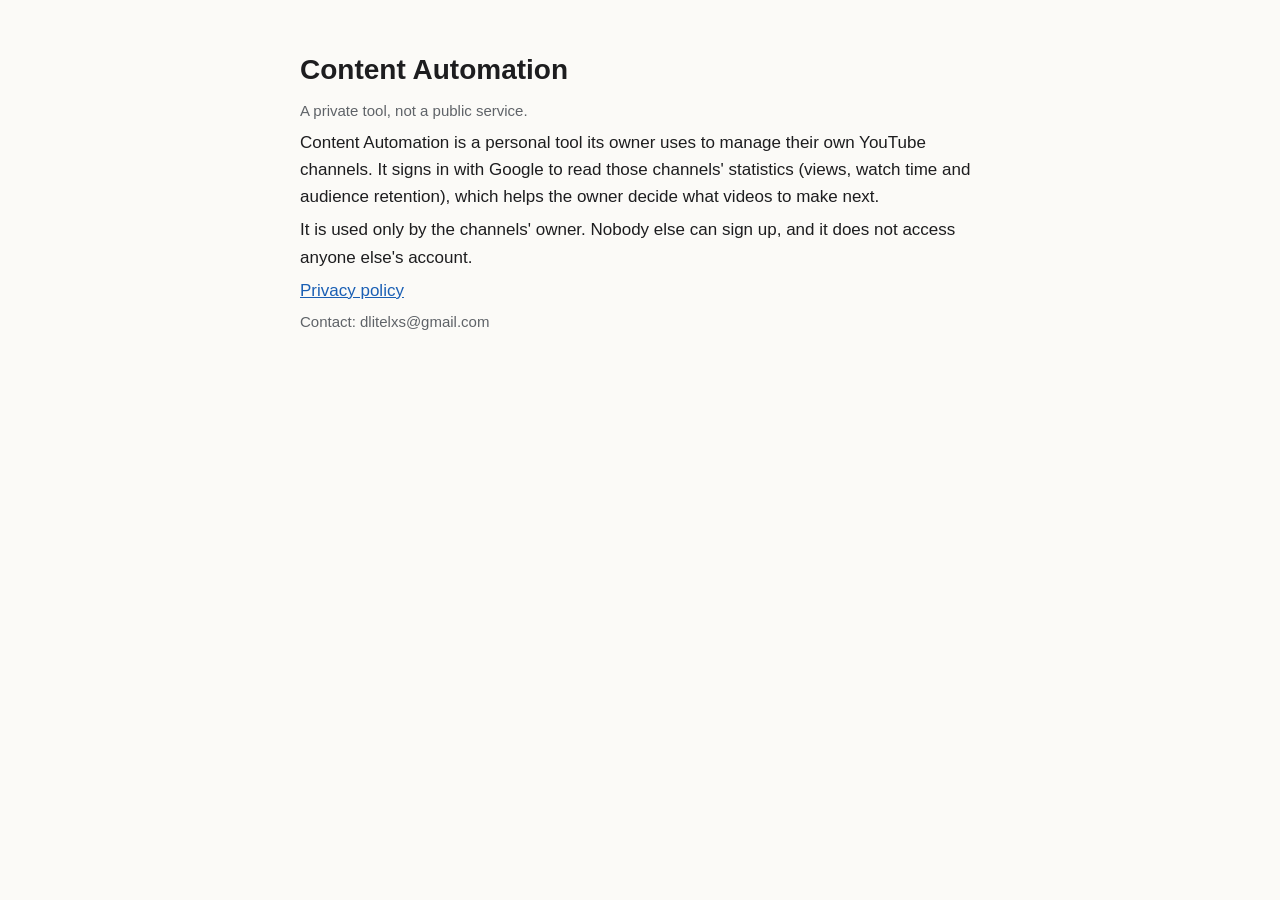
<file: index.html>
<!doctype html><html lang="en"><head><meta charset="utf-8"><meta name="viewport" content="width=device-width,initial-scale=1">
<title>Content Automation</title><link rel="stylesheet" href="style.css"></head><body><main>
<h1>Content Automation</h1>
<p class="muted">A private tool, not a public service.</p>
<p>Content Automation is a personal tool its owner uses to manage their own YouTube channels. It signs in with Google to read those channels' statistics (views, watch time and audience retention), which helps the owner decide what videos to make next.</p>
<p>It is used only by the channels' owner. Nobody else can sign up, and it does not access anyone else's account.</p>
<p><a href="privacy.html">Privacy policy</a></p>
<p class="muted">Contact: dlitelxs@gmail.com</p>
</main></body></html>
</file>
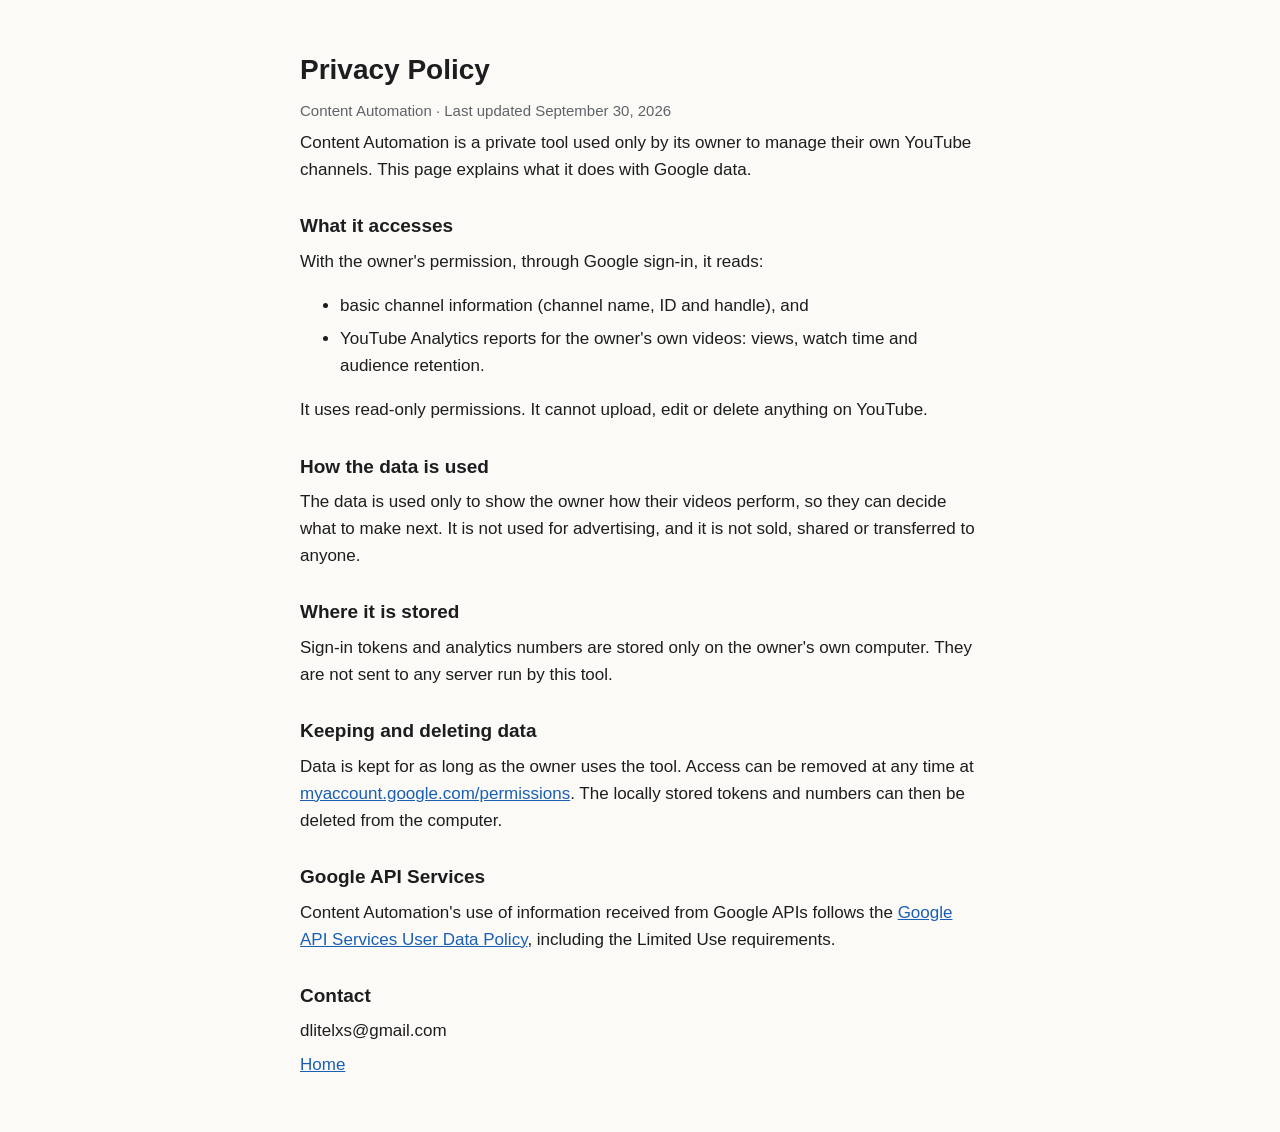
<file: privacy.html>
<!doctype html><html lang="en"><head><meta charset="utf-8"><meta name="viewport" content="width=device-width,initial-scale=1">
<title>Privacy Policy · Content Automation</title><link rel="stylesheet" href="style.css"></head><body><main>
<h1>Privacy Policy</h1>
<p class="muted">Content Automation · Last updated September 30, 2026</p>
<p>Content Automation is a private tool used only by its owner to manage their own YouTube channels. This page explains what it does with Google data.</p>
<h2>What it accesses</h2>
<p>With the owner's permission, through Google sign-in, it reads:</p>
<ul><li>basic channel information (channel name, ID and handle), and</li>
<li>YouTube Analytics reports for the owner's own videos: views, watch time and audience retention.</li></ul>
<p>It uses read-only permissions. It cannot upload, edit or delete anything on YouTube.</p>
<h2>How the data is used</h2>
<p>The data is used only to show the owner how their videos perform, so they can decide what to make next. It is not used for advertising, and it is not sold, shared or transferred to anyone.</p>
<h2>Where it is stored</h2>
<p>Sign-in tokens and analytics numbers are stored only on the owner's own computer. They are not sent to any server run by this tool.</p>
<h2>Keeping and deleting data</h2>
<p>Data is kept for as long as the owner uses the tool. Access can be removed at any time at <a href="https://myaccount.google.com/permissions">myaccount.google.com/permissions</a>. The locally stored tokens and numbers can then be deleted from the computer.</p>
<h2>Google API Services</h2>
<p>Content Automation's use of information received from Google APIs follows the <a href="https://developers.google.com/terms/api-services-user-data-policy">Google API Services User Data Policy</a>, including the Limited Use requirements.</p>
<h2>Contact</h2>
<p>dlitelxs@gmail.com</p>
<p><a href="index.html">Home</a></p>
</main></body></html>
</file>
<file: style.css>
:root{--bg:#fbfaf7;--fg:#1d1d1f;--muted:#5f6368;--link:#1a5fb4}
@media (prefers-color-scheme:dark){:root{--bg:#141414;--fg:#ececec;--muted:#a0a0a0;--link:#8ab4f8}}
body{background:var(--bg);color:var(--fg);font:17px/1.6 -apple-system,BlinkMacSystemFont,"Segoe UI",Roboto,sans-serif;margin:0;padding:48px 16px}
main{max-width:680px;margin:0 auto}h1{font-size:28px;margin:0 0 4px}h2{font-size:19px;margin:28px 0 6px}
p,li{margin:6px 0}.muted{color:var(--muted);font-size:15px}a{color:var(--link)}
</file>
